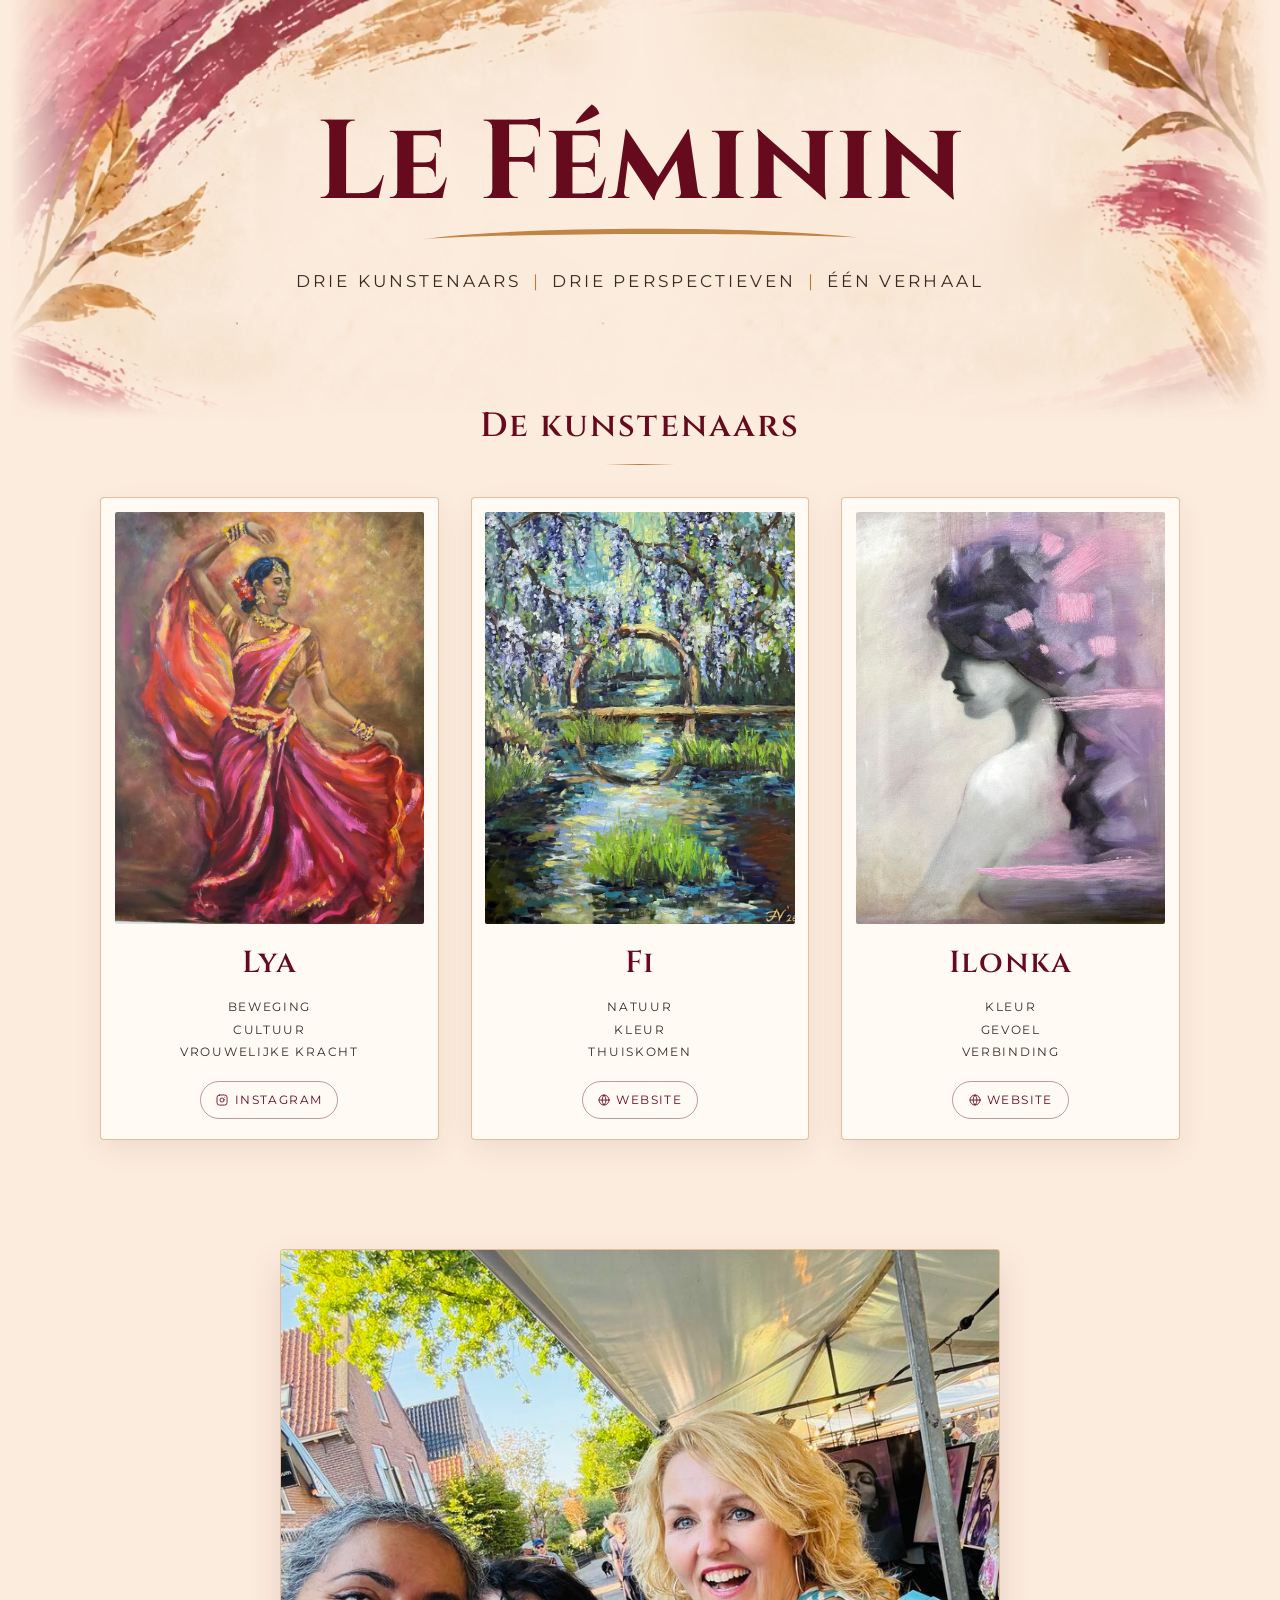
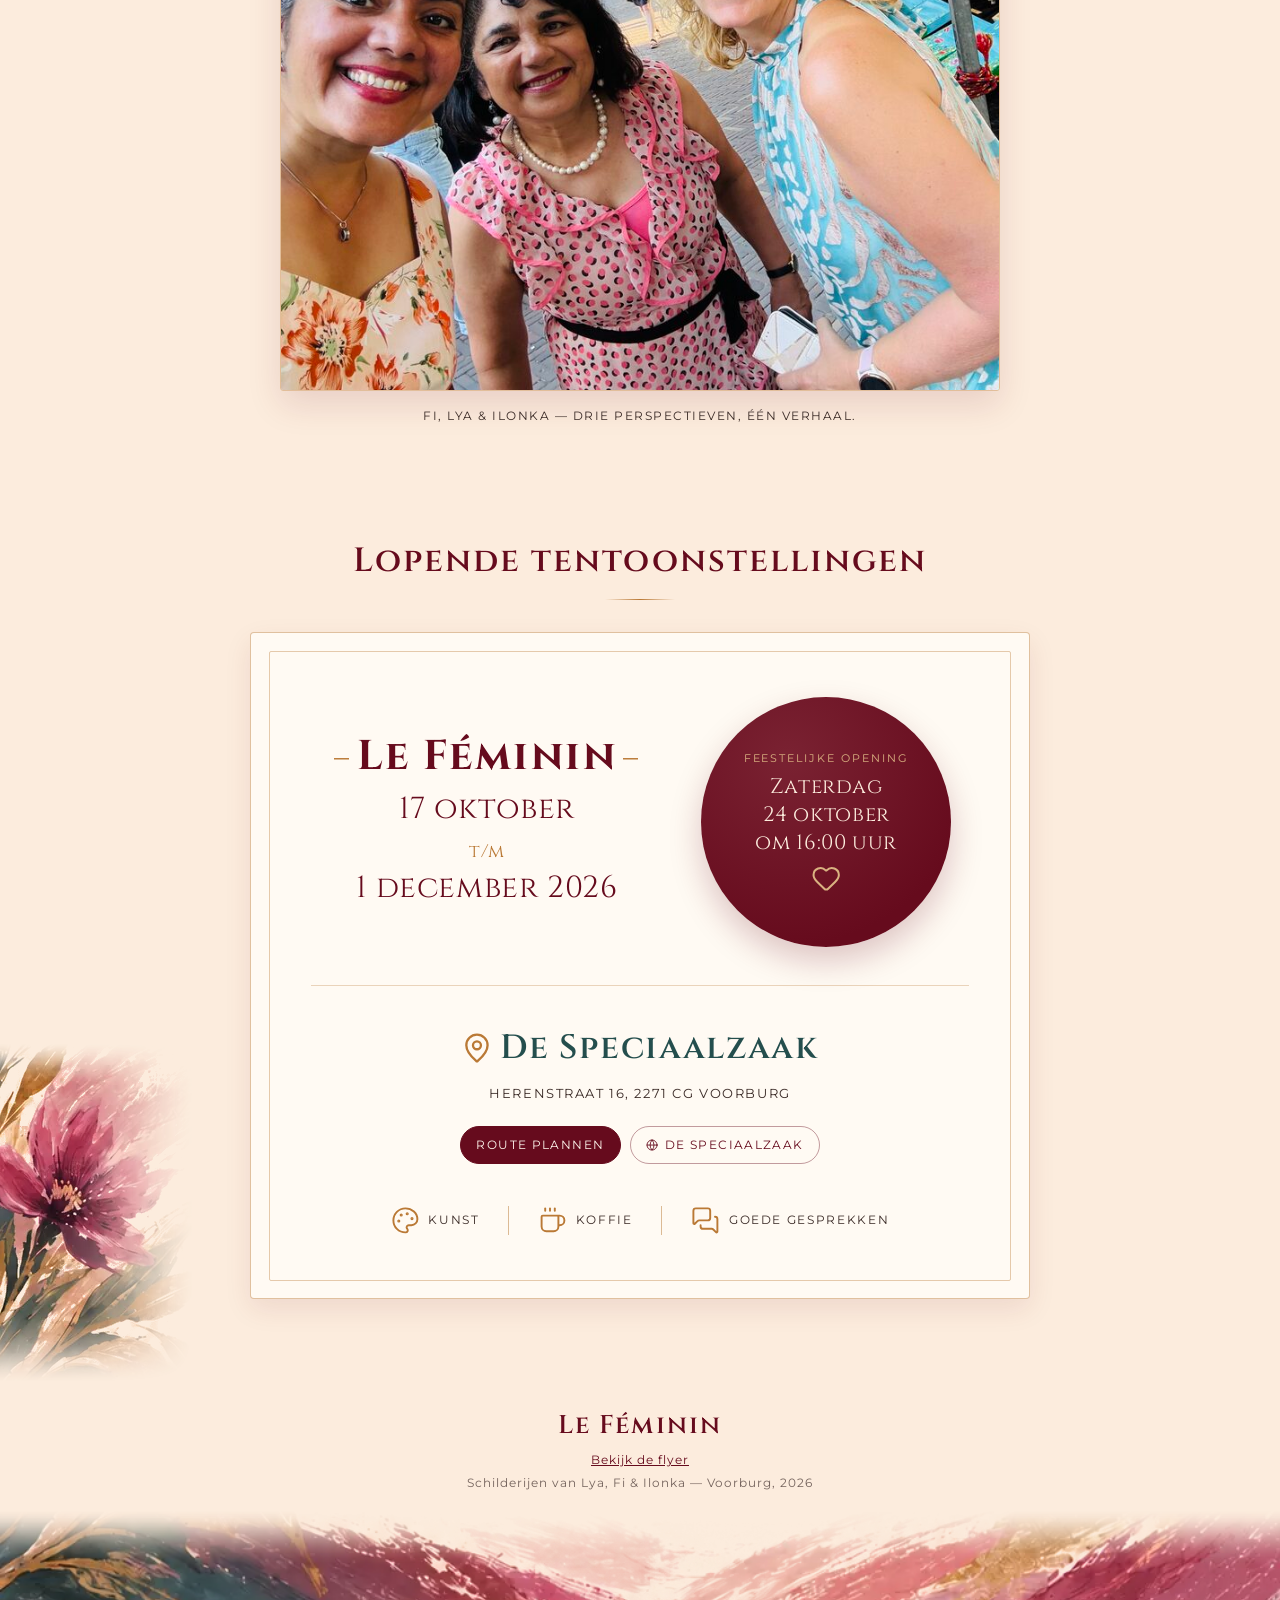
<file: index.html>
<!DOCTYPE html>
<html lang="nl">
<head>
<meta charset="utf-8">
<meta name="viewport" content="width=device-width, initial-scale=1">
<title>Le Féminin — expositie 17 oktober t/m 1 december 2026, De Speciaalzaak Voorburg</title>
<meta name="description" content="Le Féminin: drie kunstenaars, drie perspectieven, één verhaal. Schilderijen van Lya, Fi en Ilonka. Expositie 17 oktober t/m 1 december 2026 bij De Speciaalzaak, Herenstraat 16, Voorburg. Feestelijke opening zaterdag 24 oktober om 16:00 uur.">
<meta name="theme-color" content="#FCECDD">
<link rel="icon" href="favicon.svg" type="image/svg+xml">

<!-- Deelvoorbeeld (WhatsApp, Facebook, LinkedIn, iMessage): absolute URL's zijn
     verplicht, 1200x630 is de maat die overal goed uitkomt. -->
<meta property="og:type" content="website">
<meta property="og:site_name" content="Le Féminin">
<meta property="og:url" content="https://lefeminin.nl/">
<meta property="og:title" content="Le Féminin — drie kunstenaars, drie perspectieven, één verhaal">
<meta property="og:description" content="Expositie 17 oktober t/m 1 december 2026 bij De Speciaalzaak, Voorburg. Feestelijke opening zaterdag 24 oktober om 16:00 uur.">
<meta property="og:image" content="https://lefeminin.nl/images/og-image.jpg">
<meta property="og:image:secure_url" content="https://lefeminin.nl/images/og-image.jpg">
<meta property="og:image:type" content="image/jpeg">
<meta property="og:image:width" content="1200">
<meta property="og:image:height" content="630">
<meta property="og:image:alt" content="Le Féminin — drie kunstenaars, drie perspectieven, één verhaal. 17 oktober t/m 1 december 2026, De Speciaalzaak Voorburg.">
<meta property="og:locale" content="nl_NL">
<meta name="twitter:card" content="summary_large_image">
<meta name="twitter:image" content="https://lefeminin.nl/images/og-image.jpg">

<link rel="preconnect" href="https://fonts.googleapis.com">
<link rel="preconnect" href="https://fonts.gstatic.com" crossorigin>
<link href="https://fonts.googleapis.com/css2?family=Cinzel:wght@400;600;700&family=Montserrat:wght@300;400;500;600&display=swap" rel="stylesheet">
<link rel="stylesheet" href="css/style.css">
</head>
<body>

<!-- Icon set: Lucide (lucide.dev), ISC-licensed. One sprite, referenced with <use>. -->
<svg class="sprite" width="0" height="0" aria-hidden="true" focusable="false">
  <symbol id="i-globe" viewBox="0 0 24 24" fill="none" stroke="currentColor" stroke-width="1.75" stroke-linecap="round" stroke-linejoin="round">
    <circle cx="12" cy="12" r="10"/><path d="M12 2a14.5 14.5 0 0 0 0 20 14.5 14.5 0 0 0 0-20"/><path d="M2 12h20"/>
  </symbol>
  <symbol id="i-instagram" viewBox="0 0 24 24" fill="none" stroke="currentColor" stroke-width="1.75" stroke-linecap="round" stroke-linejoin="round">
    <rect width="20" height="20" x="2" y="2" rx="5" ry="5"/><path d="M16 11.37A4 4 0 1 1 12.63 8 4 4 0 0 1 16 11.37z"/><line x1="17.5" x2="17.51" y1="6.5" y2="6.5"/>
  </symbol>
  <symbol id="i-pin" viewBox="0 0 24 24" fill="none" stroke="currentColor" stroke-width="1.75" stroke-linecap="round" stroke-linejoin="round">
    <path d="M20 10c0 4.993-5.539 10.193-7.399 11.799a1 1 0 0 1-1.202 0C9.539 20.193 4 14.993 4 10a8 8 0 0 1 16 0"/><circle cx="12" cy="10" r="3"/>
  </symbol>
  <symbol id="i-heart" viewBox="0 0 24 24" fill="none" stroke="currentColor" stroke-width="1.6" stroke-linecap="round" stroke-linejoin="round">
    <path d="M2 9.5a5.5 5.5 0 0 1 9.591-3.676.56.56 0 0 0 .818 0A5.49 5.49 0 0 1 22 9.5c0 2.29-1.5 4-3 5.5l-5.492 5.313a2 2 0 0 1-3 .019L5 15c-1.5-1.5-3-3.2-3-5.5"/>
  </symbol>
  <symbol id="i-palette" viewBox="0 0 24 24" fill="none" stroke="currentColor" stroke-width="1.6" stroke-linecap="round" stroke-linejoin="round">
    <path d="M12 22a1 1 0 0 1 0-20 10 9 0 0 1 10 9 5 5 0 0 1-5 5h-2.25a1.75 1.75 0 0 0-1.4 2.8l.3.4a1.75 1.75 0 0 1-1.4 2.8z"/>
    <circle cx="13.5" cy="6.5" r=".5" fill="currentColor"/><circle cx="17.5" cy="10.5" r=".5" fill="currentColor"/>
    <circle cx="6.5" cy="12.5" r=".5" fill="currentColor"/><circle cx="8.5" cy="7.5" r=".5" fill="currentColor"/>
  </symbol>
  <symbol id="i-coffee" viewBox="0 0 24 24" fill="none" stroke="currentColor" stroke-width="1.6" stroke-linecap="round" stroke-linejoin="round">
    <path d="M10 2v2"/><path d="M14 2v2"/><path d="M6 2v2"/>
    <path d="M16 8a1 1 0 0 1 1 1v8a4 4 0 0 1-4 4H7a4 4 0 0 1-4-4V9a1 1 0 0 1 1-1h14a4 4 0 1 1 0 8h-1"/>
  </symbol>
  <symbol id="i-messages" viewBox="0 0 24 24" fill="none" stroke="currentColor" stroke-width="1.6" stroke-linecap="round" stroke-linejoin="round">
    <path d="M16 10a2 2 0 0 1-2 2H6.828a2 2 0 0 0-1.414.586l-2.202 2.202A.71.71 0 0 1 2 14.286V4a2 2 0 0 1 2-2h10a2 2 0 0 1 2 2z"/>
    <path d="M20 9a2 2 0 0 1 2 2v10.286a.71.71 0 0 1-1.212.502l-2.202-2.202A2 2 0 0 0 17.172 19H10a2 2 0 0 1-2-2v-1"/>
  </symbol>
</svg>

<header class="hero">
  <div class="hero__deco" aria-hidden="true">
    <img class="deco deco--left" src="images/deco-hero-left.webp" alt="" width="520" height="344" fetchpriority="high">
    <img class="deco deco--right" src="images/deco-hero-right.webp" alt="" width="520" height="344" fetchpriority="high">
  </div>

  <h1 class="hero__title">Le Féminin</h1>

  <svg class="hero__swash" viewBox="0 0 400 26" aria-hidden="true" preserveAspectRatio="none">
    <path d="M2 18 C 90 2, 310 2, 398 16 C 310 10, 90 10, 2 18 Z"/>
  </svg>

  <p class="hero__tagline"><span>Drie kunstenaars</span><span>Drie perspectieven</span><span>Één verhaal</span></p>
</header>

<main>

  <section id="kunstenaars" class="section">
    <h2 class="section__title">De kunstenaars</h2>

    <div class="artists">

      <article class="artist">
        <img class="artist__work" src="images/werk-lya.webp" alt="Schilderij van Lya: dansende vrouw in een rode sari" width="840" height="1120" loading="lazy">
        <h3 class="artist__name">Lya</h3>
        <ul class="artist__themes">
          <li>Beweging</li>
          <li>Cultuur</li>
          <li>Vrouwelijke kracht</li>
        </ul>
        <div class="artist__links">
          <a class="pill" href="https://www.instagram.com/lyaishaak/" target="_blank" rel="noopener">
            <svg class="ico" aria-hidden="true"><use href="#i-instagram"/></svg>
            Instagram
          </a>
        </div>
      </article>

      <article class="artist">
        <img class="artist__work" src="images/werk-fi.webp" alt="Schilderij van Fi: houten bruggetje onder bloeiende blauweregen, weerspiegeld in het water" width="840" height="1120" loading="lazy">
        <h3 class="artist__name">Fi</h3>
        <ul class="artist__themes">
          <li>Natuur</li>
          <li>Kleur</li>
          <li>Thuiskomen</li>
        </ul>
        <div class="artist__links">
          <a class="pill" href="https://finaezer.nl/" target="_blank" rel="noopener">
            <svg class="ico" aria-hidden="true"><use href="#i-globe"/></svg>
            Website
          </a>
        </div>
      </article>

      <article class="artist">
        <img class="artist__work" src="images/werk-ilonka.webp" alt="Schilderij van Ilonka: vrouwenportret en profil in paars, grijs en roze" width="840" height="1120" loading="lazy">
        <h3 class="artist__name">Ilonka</h3>
        <ul class="artist__themes">
          <li>Kleur</li>
          <li>Gevoel</li>
          <li>Verbinding</li>
        </ul>
        <div class="artist__links">
          <a class="pill" href="https://iloospaintings.nl" target="_blank" rel="noopener">
            <svg class="ico" aria-hidden="true"><use href="#i-globe"/></svg>
            Website
          </a>
        </div>
      </article>

    </div>
  </section>

  <section class="section section--photo">
    <figure class="photo">
      <img src="images/kunstenaars.jpg"
           srcset="images/kunstenaars-800.jpg 800w, images/kunstenaars.jpg 1600w"
           sizes="(min-width: 800px) 720px, 100vw"
           alt="Fi, Lya en Ilonka samen op straat tijdens een kunstmarkt" width="1600" height="1651" loading="lazy">
      <figcaption>Fi, Lya &amp; Ilonka — drie perspectieven, één verhaal.</figcaption>
    </figure>
  </section>

  <section id="expositie" class="section">
    <h2 class="section__title">Lopende tentoonstellingen</h2>

    <article class="expo-card">
      <div class="expo-card__inset">
        <div class="expo-card__head">
          <div class="expo__dates">
            <p class="expo__kicker">Le Féminin</p>
            <p class="expo__range">17 oktober<br><span class="expo__tm">t/m</span><br>1 december 2026</p>
          </div>

          <div class="opening">
            <p class="opening__label">Feestelijke opening</p>
            <p class="opening__when">Zaterdag<br>24 oktober<br>om 16:00 uur</p>
            <svg class="opening__heart" aria-hidden="true"><use href="#i-heart"/></svg>
          </div>
        </div>

        <div class="venue" id="locatie">
          <p class="venue__name">
            <svg class="ico ico--pin" aria-hidden="true"><use href="#i-pin"/></svg>
            De Speciaalzaak
          </p>
          <address class="venue__address">Herenstraat 16, 2271 CG Voorburg</address>
          <p class="venue__actions">
            <a class="pill pill--solid" href="https://www.google.com/maps/search/?api=1&amp;query=De+Speciaalzaak%2C+Herenstraat+16%2C+2271+CG+Voorburg" target="_blank" rel="noopener">Route plannen</a>
            <a class="pill" href="https://www.speciaalzaakvoorburg.nl" target="_blank" rel="noopener">
              <svg class="ico" aria-hidden="true"><use href="#i-globe"/></svg>
              De Speciaalzaak
            </a>
          </p>

          <ul class="perks">
            <li><svg class="ico perk-ico" aria-hidden="true"><use href="#i-palette"/></svg>Kunst</li>
            <li><svg class="ico perk-ico" aria-hidden="true"><use href="#i-coffee"/></svg>Koffie</li>
            <li><svg class="ico perk-ico" aria-hidden="true"><use href="#i-messages"/></svg>Goede gesprekken</li>
          </ul>
        </div>
      </div>
    </article>
  </section>

</main>

<footer class="footer">
  <p class="footer__title">Le Féminin</p>
  <p><a href="images/flyer.jpg" target="_blank" rel="noopener">Bekijk de flyer</a></p>
  <p class="footer__fine">Schilderijen van Lya, Fi &amp; Ilonka — Voorburg, 2026</p>
</footer>

<img class="wave" src="images/deco-wave.webp" alt="" aria-hidden="true" width="1024" height="88" loading="lazy">

</body>
</html>
</file>
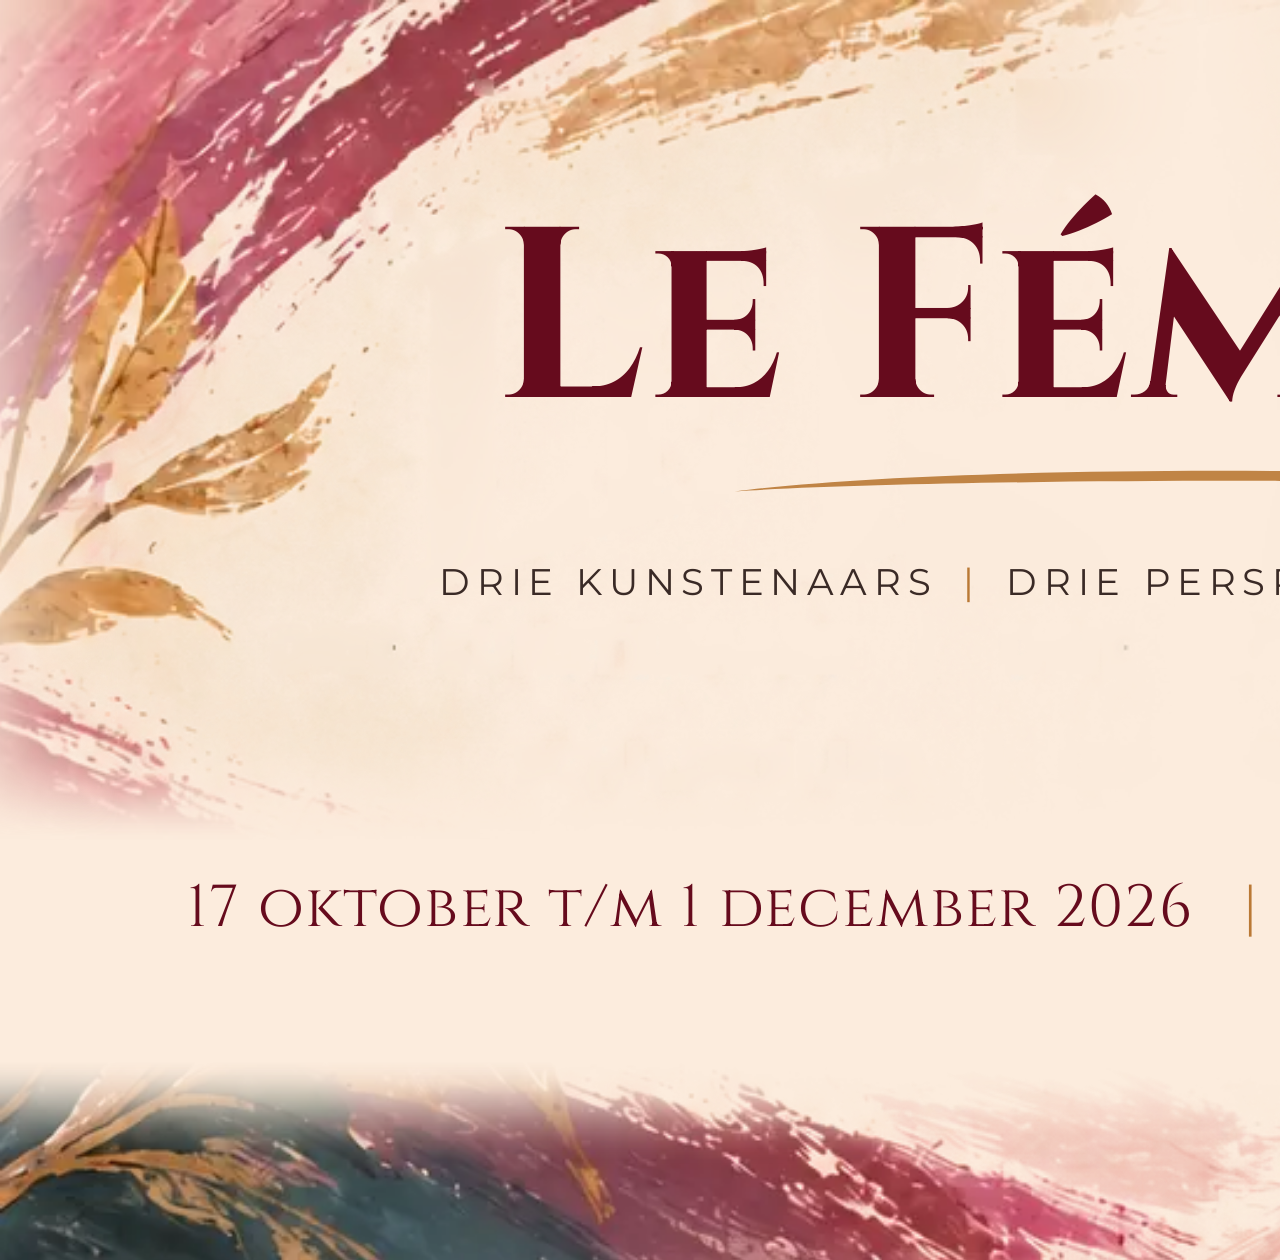
<file: share-card.html>
<!DOCTYPE html>
<html lang="nl">
<head>
<meta charset="utf-8">
<title>og</title>
<link href="https://fonts.googleapis.com/css2?family=Cinzel:wght@400;600;700&family=Montserrat:wght@300;400;500;600&display=swap" rel="stylesheet">
<link rel="stylesheet" href="css/style.css">
<style>
  html, body { margin: 0; background: #888; }
  .card {
    zoom: 2;                 /* render at 2400x1260, downsample for crisp text */
    width: 1200px; height: 630px; overflow: hidden; position: relative;
    background: var(--cream);
    display: flex; flex-direction: column; align-items: center;
  }
  .card .hero { --dw: 640px; width: 100%; padding: 6.5rem 1rem 0; }
  .card .hero__title { font-size: 7.6rem; }
  .card .hero__swash { width: 470px; height: 22px; margin: .7rem auto 1.5rem; }
  .card .hero__tagline { font-size: 1.15rem; }
  .meta {
    margin: auto 0 9.5rem;
    font-family: var(--font-display);
    color: var(--maroon);
    font-size: 1.85rem;
    letter-spacing: .03em;
  }
  .meta b { font-weight: 400; color: var(--teal); }
  .meta i { font-style: normal; color: var(--gold); margin: 0 .55em; }
  .card .wave { position: absolute; left: 0; right: 0; bottom: -1px; width: 100%; margin: 0; }
</style>
</head>
<body>
<div class="card">
  <header class="hero">
    <div class="hero__deco" aria-hidden="true">
      <img class="deco deco--left" src="images/deco-hero-left.webp" alt="">
      <img class="deco deco--right" src="images/deco-hero-right.webp" alt="">
    </div>
    <h1 class="hero__title">Le Féminin</h1>
    <svg class="hero__swash" viewBox="0 0 400 26" aria-hidden="true" preserveAspectRatio="none">
      <path d="M2 18 C 90 2, 310 2, 398 16 C 310 10, 90 10, 2 18 Z"/>
    </svg>
    <p class="hero__tagline"><span>Drie kunstenaars</span><span>Drie perspectieven</span><span>Één verhaal</span></p>
  </header>
  <p class="meta">17 oktober t/m 1 december 2026 <i>|</i> <b>De Speciaalzaak, Voorburg</b></p>
  <img class="wave" src="images/deco-wave.webp" alt="">
</div>
</body>
</html>
</file>
<file: css/style.css>
/* ===========================================================
   Le Féminin — static site styles (mobile first)
   Palette taken from the flyer artwork.
   =========================================================== */

:root {
  --cream: #FCECDD;
  --cream-light: #FFF7EE;
  /* Vlak van de kaarten. Moet duidelijk lichter zijn dan --cream: een vleugje
     verschil valt op een deel van de schermen gewoon weg. */
  --panel: #FFFAF3;
  --panel-edge: rgba(186, 121, 53, .45);
  --maroon: #660B1D;
  --maroon-soft: #7A2232;
  --teal: #244E4D;
  --gold: #BA7935;
  --gold-light: #D9B281;
  --rose: #C85F79;
  --ink: #3A2A26;

  --font-display: "Cinzel", "Trajan Pro", "Cormorant Garamond", Georgia, "Times New Roman", serif;
  --font-body: "Montserrat", -apple-system, BlinkMacSystemFont, "Segoe UI", Roboto, Helvetica, Arial, sans-serif;

  --wrap: 1080px;
}

*, *::before, *::after { box-sizing: border-box; }

html { -webkit-text-size-adjust: 100%; scroll-behavior: smooth; overflow-x: clip; }

body {
  margin: 0;
  font-family: var(--font-body);
  font-weight: 400;
  color: var(--ink);
  /* Flat paper tone — the exact cream the flyer artwork was cut from, so the
     alpha-cut decorations blend in without any visible edge. */
  background-color: var(--cream);
  line-height: 1.6;
  overflow-x: hidden;
}

@media (prefers-reduced-motion: reduce) {
  html { scroll-behavior: auto; }
}

img { max-width: 100%; height: auto; display: block; }

a { color: var(--maroon); }

:focus-visible {
  outline: 2px solid var(--maroon);
  outline-offset: 3px;
  border-radius: 2px;
}

/* --- bottom watercolour border ----------------------------- */
.wave {
  display: block;
  width: 100%;
  height: auto;
  margin-top: clamp(-1.5rem, -3vw, -.8rem);
  user-select: none;
}

/* --- hero --------------------------------------------------- */
/* The two halves of the flyer's painted frame are placed side by side and
   meet exactly where they were cut (source x 504 of 520), so the arc reads
   as one continuous sweep at every width. */
.hero {
  --dw: 52%;                                  /* width of one half */
  text-align: center;
  position: relative;
  isolation: isolate;
  padding: clamp(2.6rem, 11vw, 7rem) 1.1rem clamp(1.6rem, 5vw, 2.6rem);
}

.hero__deco {
  position: absolute;
  inset: 0 0 auto;
  z-index: -1;
  pointer-events: none;
}
.deco {
  position: absolute;
  top: 0;
  width: var(--dw);
  height: auto;
  max-width: none;
}
.deco--left  { left: calc(50% - 0.9846 * var(--dw)); }
.deco--right { right: calc(50% - 0.9846 * var(--dw)); }

/* Wide screens: cap the artwork so it stays sharp, and dissolve its outer
   ends into the paper instead of cutting them off. */
@media (min-width: 1200px) {
  .hero { --dw: 640px; padding-top: 7rem; }
  .deco--left {
    -webkit-mask-image: linear-gradient(to right, transparent, #000 14%);
    mask-image: linear-gradient(to right, transparent, #000 14%);
  }
  .deco--right {
    -webkit-mask-image: linear-gradient(to left, transparent, #000 14%);
    mask-image: linear-gradient(to left, transparent, #000 14%);
  }
}

.hero__title {
  font-family: var(--font-display);
  font-weight: 700;
  color: var(--maroon);
  margin: 0;
  font-size: clamp(2.6rem, 13vw, 7rem);
  line-height: .95;
  letter-spacing: .01em;
}

.hero__swash {
  display: block;
  width: clamp(190px, 46vw, 440px);
  height: clamp(10px, 2.4vw, 22px);
  margin: .35rem auto clamp(.9rem, 3vw, 1.4rem);
  fill: var(--gold);
  opacity: .9;
}

.hero__tagline {
  font-size: clamp(.74rem, 2.9vw, 1.05rem);
  letter-spacing: .18em;
  text-transform: uppercase;
  font-weight: 400;
  color: var(--ink);
  margin: 0 auto .5rem;
  display: flex;
  flex-direction: column;
  align-items: center;
  gap: .15rem;
}

/* from small-landscape up: one line, flyer-style with gold separators */
@media (min-width: 520px) {
  .hero__tagline {
    flex-direction: row;
    flex-wrap: wrap;
    justify-content: center;
    gap: 0 .7em;
  }
  .hero__tagline span:not(:last-child)::after {
    content: "|";
    color: var(--gold);
    margin-left: .7em;
  }
}

/* --- generic section --------------------------------------- */
.section {
  width: min(100% - 2.2rem, var(--wrap));
  margin-inline: auto;
  padding-block: clamp(1.8rem, 6vw, 3.4rem);
}

.section__title {
  font-family: var(--font-display);
  font-weight: 600;
  color: var(--maroon);
  font-size: clamp(1.35rem, 5.2vw, 2.1rem);
  letter-spacing: .06em;
  text-align: center;
  margin: 0 0 clamp(1.2rem, 4vw, 2rem);
}
.section__title::after {
  content: "";
  display: block;
  width: 70px;
  height: 1px;
  margin: .7rem auto 0;
  background: linear-gradient(90deg, transparent, var(--gold), transparent);
}

/* --- artists ------------------------------------------------ */
.artists {
  display: grid;
  gap: clamp(1.4rem, 4vw, 2rem);
  grid-template-columns: 1fr;
}

@media (min-width: 720px) {
  .artists { grid-template-columns: repeat(3, 1fr); }
}

.artist {
  background: var(--panel);
  border: 1px solid var(--panel-edge);
  border-radius: 4px;
  padding: .85rem .85rem 1.25rem;
  text-align: center;
  display: flex;
  flex-direction: column;
  box-shadow: 0 10px 28px rgba(102, 11, 29, .07);
}

/* De foto's van de doeken zijn op 3:4 bijgesneden; `cover` vangt op als er
   later een werk met een andere verhouding voor in de plaats komt. */
.artist__work {
  width: 100%;
  aspect-ratio: 3 / 4;
  object-fit: cover;
  border-radius: 2px;
}

.artist__name {
  font-family: var(--font-display);
  font-weight: 600;
  color: var(--maroon);
  font-size: clamp(1.5rem, 6vw, 1.9rem);
  letter-spacing: .04em;
  margin: .9rem 0 .5rem;
}

.artist__themes {
  list-style: none;
  margin: 0 0 1.1rem;
  padding: 0;
  font-size: .76rem;
  letter-spacing: .14em;
  text-transform: uppercase;
  color: var(--ink);
}
.artist__themes li { padding: .1rem 0; }

.artist__links {
  margin-top: auto;
  display: flex;
  flex-wrap: wrap;
  gap: .5rem;
  justify-content: center;
}

/* --- pills / buttons ---------------------------------------- */
.pill {
  display: inline-flex;
  align-items: center;
  gap: .4rem;
  font-size: .72rem;
  letter-spacing: .12em;
  text-transform: uppercase;
  text-decoration: none;
  color: var(--maroon);
  border: 1px solid rgba(102, 11, 29, .4);
  border-radius: 999px;
  padding: .55rem .95rem;
  background: transparent;
  transition: background-color .2s ease, color .2s ease, border-color .2s ease;
}
.pill:hover { background: var(--maroon); color: var(--cream-light); border-color: var(--maroon); }
.pill--solid { background: var(--maroon); color: var(--cream-light); border-color: var(--maroon); }
.pill--solid:hover { background: var(--maroon-soft); border-color: var(--maroon-soft); }

/* Paint (fill/stroke/width) lives on the <symbol>s in the sprite; these rules
   only size and colour them. */
.sprite { position: absolute; overflow: hidden; }

.ico {
  width: 1.05em;
  height: 1.05em;
  flex: none;
  color: inherit;
}

/* --- group photo -------------------------------------------- */
.photo {
  margin: 0;
  max-width: 720px;
  margin-inline: auto;
  text-align: center;
}
.photo img {
  width: 100%;
  border-radius: 3px;
  border: 1px solid rgba(186, 121, 53, .4);
  box-shadow: 0 14px 34px rgba(102, 11, 29, .12);
}
.photo figcaption {
  margin-top: .9rem;
  font-size: .78rem;
  letter-spacing: .12em;
  text-transform: uppercase;
  color: var(--ink);
}

/* --- lopende tentoonstellingen ------------------------------ */
/* Card with a second, inset hairline frame — the museum wall-label look. */
.expo-card {
  max-width: 780px;
  margin-inline: auto;
  background: var(--panel);
  border: 1px solid var(--panel-edge);
  border-radius: 4px;
  padding: clamp(.7rem, 2.6vw, 1.1rem);
  box-shadow: 0 10px 28px rgba(102, 11, 29, .09);
}

.expo-card__inset {
  border: 1px solid rgba(186, 121, 53, .38);
  border-radius: 2px;
  padding: clamp(1.6rem, 6vw, 2.8rem) clamp(1.2rem, 5vw, 2.6rem);
  text-align: center;
}

/* titel + data naast de openingscirkel */
.expo-card__head {
  display: flex;
  flex-direction: column;
  align-items: center;
  gap: clamp(1.4rem, 5vw, 2.2rem);
}

/* Pas naast elkaar als de titelkolom breed genoeg is om de naam op één regel
   te houden; daaronder blijft de kaart gestapeld. */
@media (min-width: 860px) {
  .expo-card__head {
    flex-direction: row;
    justify-content: center;
    gap: clamp(2rem, 5vw, 3.5rem);
  }
}

.expo__kicker {
  font-family: var(--font-display);
  font-weight: 700;
  color: var(--maroon);
  font-size: clamp(1.7rem, 7vw, 2.6rem);
  letter-spacing: .06em;
  margin: 0;
  line-height: 1;
  white-space: nowrap;
}
.expo__kicker::before,
.expo__kicker::after {
  content: "—";
  color: var(--gold);
  font-family: var(--font-body);
  font-size: .35em;
  vertical-align: middle;
  margin: 0 .35em;
}

.expo__range {
  font-family: var(--font-display);
  color: var(--maroon);
  font-size: clamp(1.15rem, 5vw, 1.9rem);
  line-height: 1.3;
  margin: .7rem 0 0;
  letter-spacing: .02em;
}
.expo__tm { font-size: .6em; color: var(--gold); }

/* locatie: hoort bij de tentoonstelling, dus binnen dezelfde kaart */
.venue {
  margin-top: clamp(1.6rem, 5vw, 2.4rem);
  padding-top: clamp(1.5rem, 5vw, 2.2rem);
  border-top: 1px solid rgba(186, 121, 53, .3);
}

/* De cirkel krijgt een expliciete hoogte in plaats van `aspect-ratio`: WebKit
   leidt een aspect-ratio niet betrouwbaar af voor een flex-item, waardoor de
   cirkel op sommige iPhones tot een platte ovaal inzakte. `flex: none` houdt
   hem bovendien rond als de rij krap wordt. */
.opening {
  --disc: clamp(190px, 58vw, 250px);
  width: var(--disc);
  height: var(--disc);
  flex: none;
  border-radius: 50%;
  background: radial-gradient(circle at 35% 25%, var(--maroon-soft), var(--maroon) 75%);
  color: var(--cream);
  display: flex;
  flex-direction: column;
  align-items: center;
  justify-content: center;
  gap: .35rem;
  padding: 1rem;
  box-shadow: 0 14px 32px rgba(102, 11, 29, .22);
}

.opening__label {
  margin: 0;
  font-size: .68rem;
  letter-spacing: .18em;
  text-transform: uppercase;
  color: var(--gold-light);
}

.opening__when {
  margin: 0;
  font-family: var(--font-display);
  font-size: clamp(1rem, 4.4vw, 1.3rem);
  line-height: 1.35;
  letter-spacing: .03em;
}

.opening__heart {
  width: 1.9rem;
  height: 1.9rem;
  color: var(--gold-light);
}

.venue__name {
  font-family: var(--font-display);
  font-weight: 600;
  color: var(--teal);
  font-size: clamp(1.4rem, 6vw, 2.1rem);
  letter-spacing: .05em;
  margin: 0;
  display: flex;
  align-items: center;
  justify-content: center;
  gap: .45rem;
}
.ico--pin { width: .95em; height: .95em; color: var(--gold); }

.venue__address {
  font-style: normal;
  font-size: .82rem;
  letter-spacing: .12em;
  text-transform: uppercase;
  margin-top: .5rem;
}

.venue__actions {
  display: flex;
  flex-wrap: wrap;
  gap: .6rem;
  justify-content: center;
  margin: 1.4rem 0 0;
}

.perks {
  list-style: none;
  margin: clamp(1.8rem, 6vw, 2.6rem) 0 0;
  padding: 0;
  display: flex;
  flex-direction: column;
  align-items: center;
  gap: .7rem;
  font-size: .74rem;
  letter-spacing: .14em;
  text-transform: uppercase;
  color: var(--ink);
}
.perks li {
  display: flex;
  align-items: center;
  gap: .55rem;
}
.perk-ico {
  width: clamp(1.5rem, 4.6vw, 1.8rem);
  height: clamp(1.5rem, 4.6vw, 1.8rem);
  color: var(--gold);
}

/* one row with hairline dividers once there is room */
@media (min-width: 620px) {
  .perks { flex-direction: row; justify-content: center; gap: 0; }
  .perks li { padding: 0 clamp(1rem, 3vw, 1.8rem); }
  .perks li + li { border-left: 1px solid rgba(186, 121, 53, .5); }
}

/* --- footer -------------------------------------------------- */
.footer {
  text-align: center;
  padding: clamp(1.8rem, 6vw, 3rem) 1.1rem clamp(1.4rem, 5vw, 2.2rem);
  font-size: .78rem;
  letter-spacing: .08em;
}
.footer__title {
  font-family: var(--font-display);
  font-weight: 600;
  color: var(--maroon);
  font-size: clamp(1.2rem, 5vw, 1.6rem);
  letter-spacing: .08em;
  margin: 0 0 .6rem;
}
.footer p { margin: .25rem 0; }
.footer__fine { color: rgba(58, 42, 38, .7); font-size: .72rem; }

/* --- painted flower, in the gutter beside the card ------------ */
/* Only once the page is wide enough that it clears the card entirely. */
@media (min-width: 1200px) {
  #expositie {
    position: relative;
  }
  #expositie::before {
    content: "";
    position: absolute;
    left: calc((100vw - 100%) / -2 - 2rem);   /* bleeds off the page edge */
    bottom: -2rem;
    width: 232px;
    height: 345px;
    background: url("../images/deco-flower.webp") center / contain no-repeat;
    opacity: .95;
    pointer-events: none;
    z-index: -1;
  }
}
</file>
